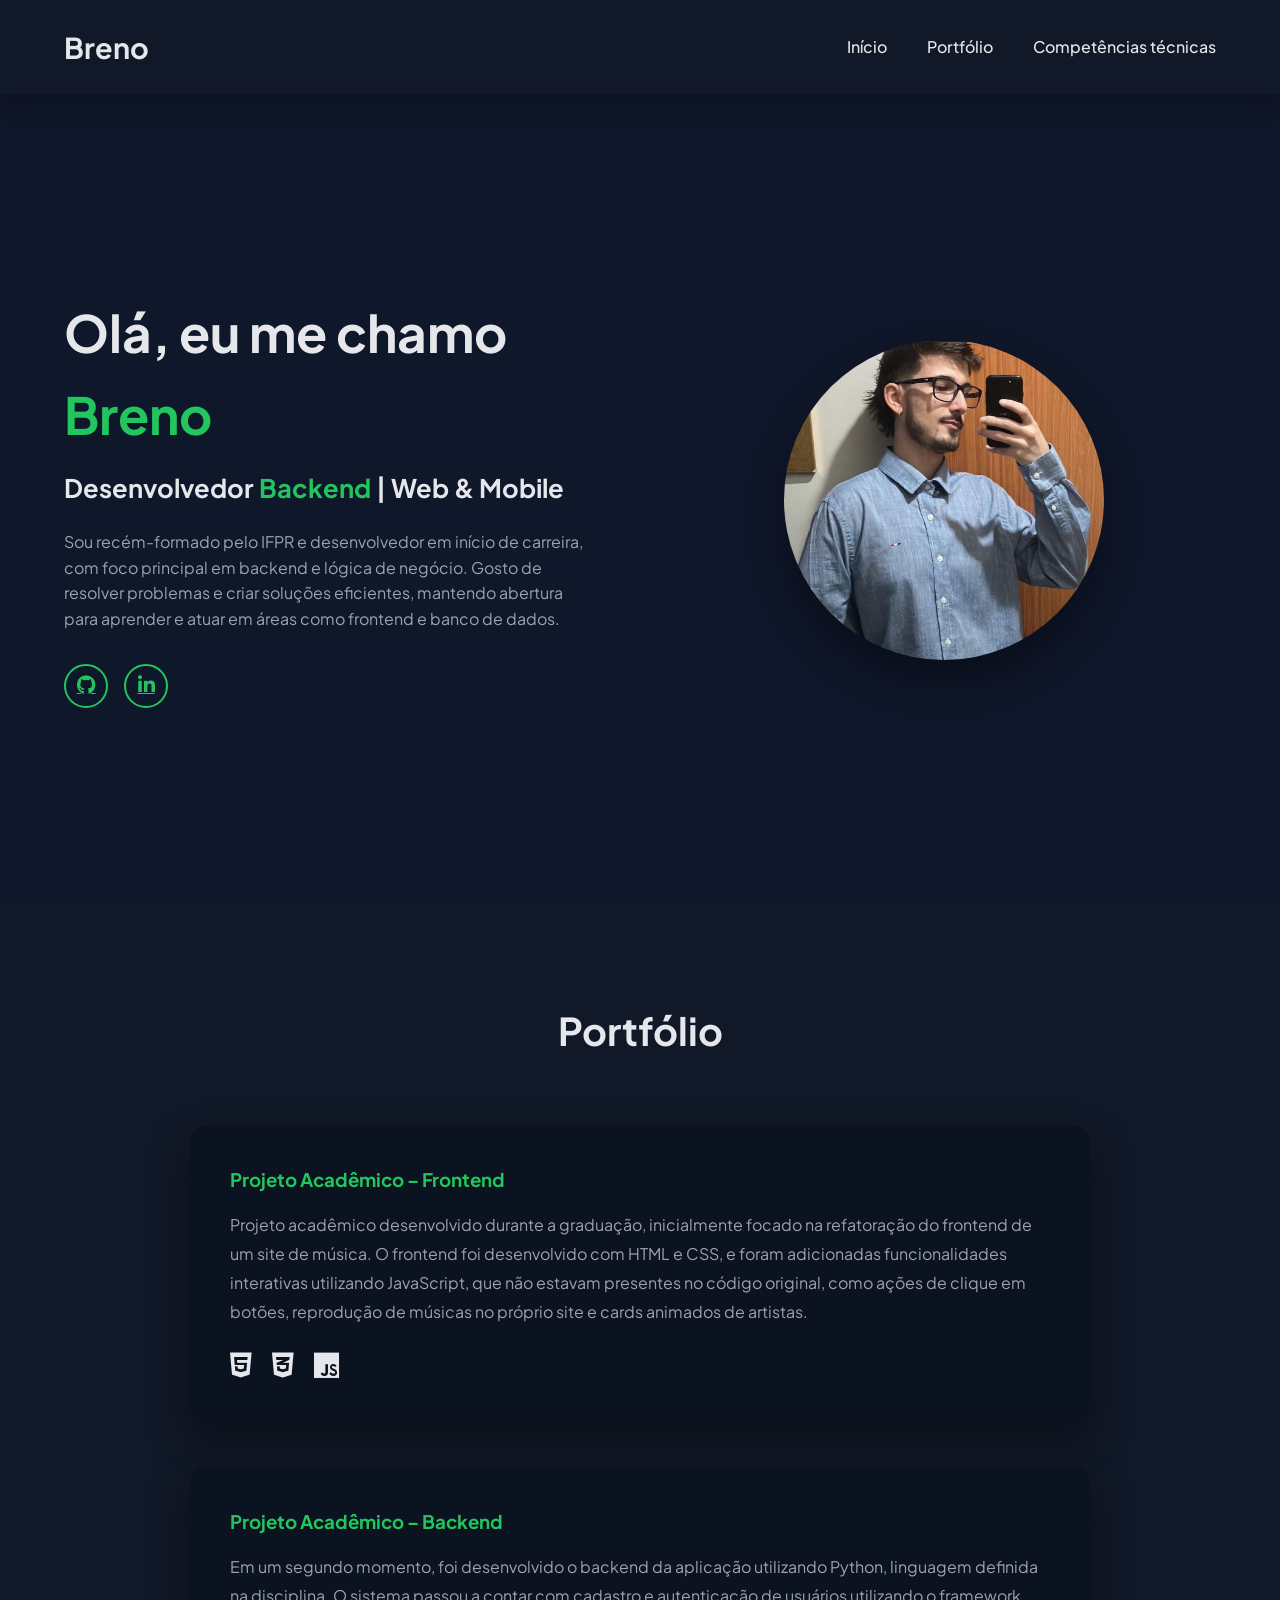
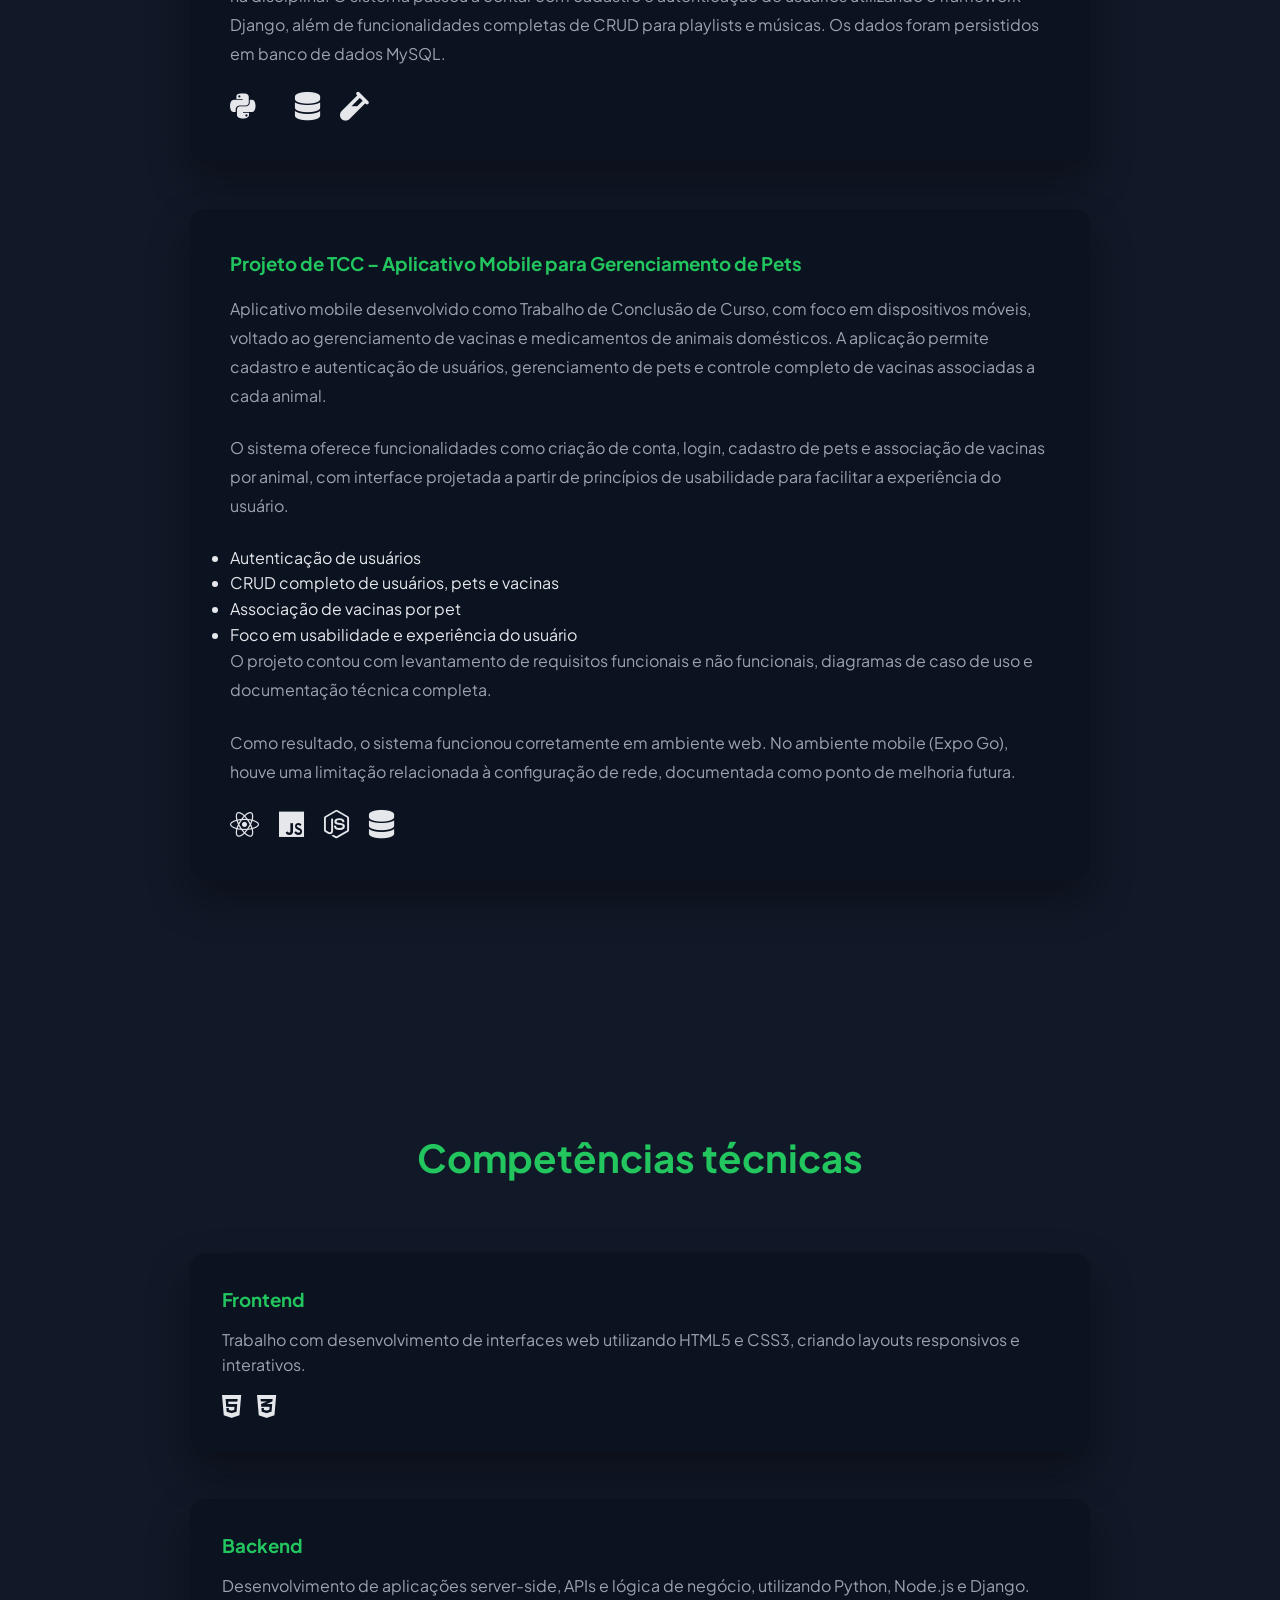
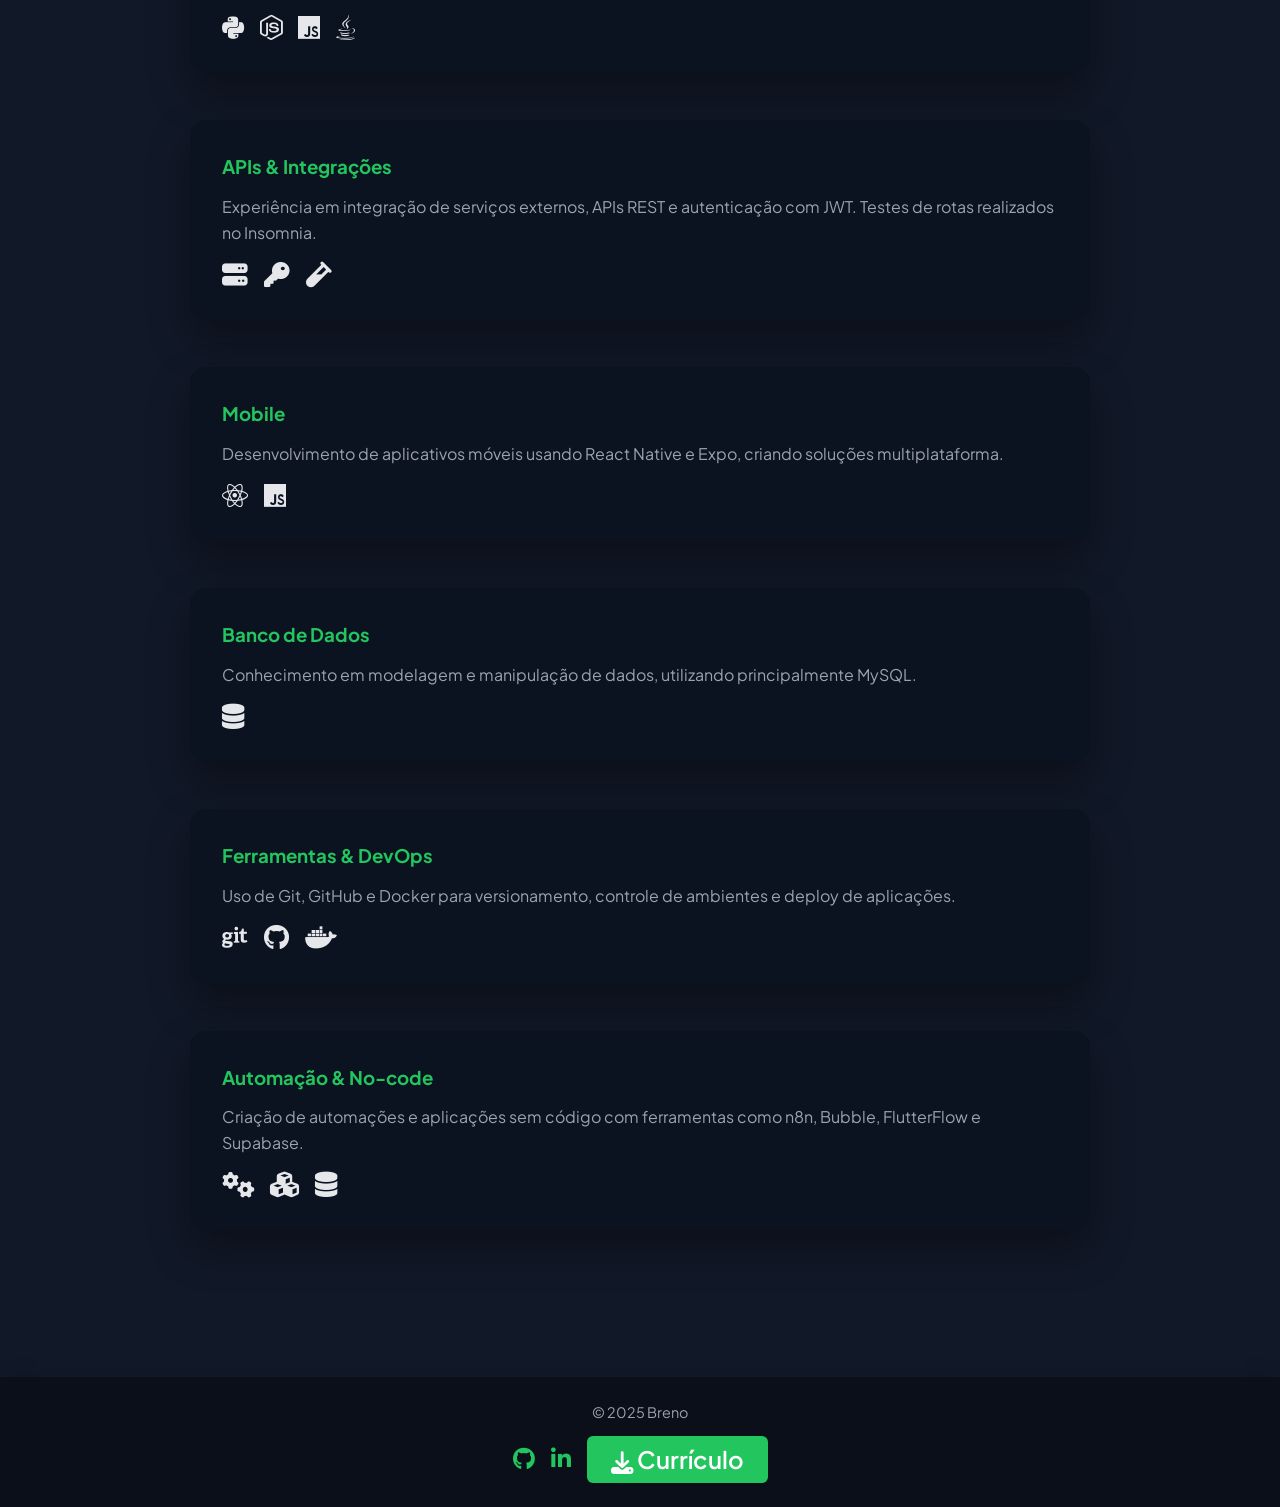
<file: index.html>
<!DOCTYPE html>
<html lang="pt-BR">

<head>
  <meta charset="UTF-8" />
  <meta name="viewport" content="width=device-width, initial-scale=1.0" />
  <title>Breno | Portfólio</title>

  <!-- Fonte: Plus Jakarta Sans -->
  <link href="https://fonts.googleapis.com/css2?family=Plus+Jakarta+Sans:wght@300;400;500;600;700&display=swap"
    rel="stylesheet">

  <!-- Ícones (Font Awesome) -->
  <link rel="stylesheet" href="https://cdnjs.cloudflare.com/ajax/libs/font-awesome/6.5.0/css/all.min.css"
    crossorigin="anonymous" referrerpolicy="no-referrer" />

  <!-- CSS -->
  <link rel="stylesheet" href="style.css" />
</head>

<body>

  <!-- HEADER / NAVBAR -->
  <header>
    <div class="container navbar">
      <div class="logo">Breno</div>

      <!-- Botão menu hamburguer -->
      <button class="menu-toggle" aria-label="Abrir menu">
        <i class="fas fa-bars"></i>
      </button>

      <nav>
        <ul class="nav-links">
          <li><a href="#inicio">Início</a></li>
          <li><a href="#portfolio">Portfólio</a></li>
          <li><a href="#skills">Competências técnicas</a></li>
        </ul>
      </nav>
    </div>
  </header>

  <!-- HERO -->
  <section class="hero" id="inicio">
    <div class="container hero-content">

      <!-- TEXTO -->
      <div class="hero-text">
        <h1>Olá, eu me chamo <span>Breno</span></h1>

        <h2>
          Desenvolvedor <span>Backend</span> | Web & Mobile
        </h2>

        <p>
          Sou recém-formado pelo IFPR e desenvolvedor em início de carreira, com foco
          principal em backend e lógica de negócio. Gosto de resolver problemas e criar
          soluções eficientes, mantendo abertura para aprender e atuar em áreas como
          frontend e banco de dados.
        </p>

        <!-- AÇÕES (SOMENTE ÍCONES) -->
        <div class="hero-actions">
          <div class="social-links">
            <a href="https://github.com/brenofk" target="_blank" rel="noopener noreferrer" aria-label="GitHub"
              title="GitHub">
              <i class="fab fa-github"></i>
            </a>

            <a href="https://www.linkedin.com/feed/" target="_blank" rel="noopener noreferrer" aria-label="LinkedIn"
              title="LinkedIn">
              <i class="fab fa-linkedin-in"></i>
            </a>
          </div>
        </div>
      </div>

      <!-- IMAGEM -->
      <div class="hero-image">
        <img src="img/breno.jpg" alt="Foto de Breno" />
      </div>

    </div>
  </section>

  <!-- PORTFÓLIO -->
  <section id="portfolio">
    <div class="container">

      <h2>Portfólio</h2>

      <!-- PROJETO FRONTEND -->
      <div class="portfolio-item">
        <h3>Projeto Acadêmico – Frontend</h3>

        <p>
          Projeto acadêmico desenvolvido durante a graduação, inicialmente focado
          na refatoração do frontend de um site de música. O frontend foi desenvolvido
          com HTML e CSS, e foram adicionadas funcionalidades interativas utilizando
          JavaScript, que não estavam presentes no código original, como ações de
          clique em botões, reprodução de músicas no próprio site e cards animados
          de artistas.
        </p>

        <div class="tech-icons">
          <i class="fa-brands fa-html5" title="HTML5"></i>
          <i class="fa-brands fa-css3-alt" title="CSS3"></i>
          <i class="fa-brands fa-js" title="JavaScript"></i>
        </div>
      </div>

      <!-- PROJETO BACKEND -->
      <div class="portfolio-item">
        <h3>Projeto Acadêmico – Backend</h3>

        <p>
          Em um segundo momento, foi desenvolvido o backend da aplicação utilizando
          Python, linguagem definida na disciplina. O sistema passou a contar com
          cadastro e autenticação de usuários utilizando o framework Django, além de
          funcionalidades completas de CRUD para playlists e músicas. Os dados foram
          persistidos em banco de dados MySQL.
        </p>

        <div class="tech-icons">
          <i class="fa-brands fa-python" title="Python"></i>
          <i class="fa-brands fa-django" title="Django"></i>
          <i class="fa-solid fa-database" title="MySQL / Workbench"></i>
          <i class="fa-solid fa-vial" title="Insomnia"></i>
        </div>
      </div>

      <!-- PROJETO TCC -->
      <div class="portfolio-item">
        <h3>Projeto de TCC – Aplicativo Mobile para Gerenciamento de Pets</h3>

        <p>
          Aplicativo mobile desenvolvido como Trabalho de Conclusão de Curso, com foco
          em dispositivos móveis, voltado ao gerenciamento de vacinas e medicamentos
          de animais domésticos. A aplicação permite cadastro e autenticação de usuários,
          gerenciamento de pets e controle completo de vacinas associadas a cada animal.
        </p>

        <p>
          O sistema oferece funcionalidades como criação de conta, login, cadastro de
          pets e associação de vacinas por animal, com interface projetada a partir de
          princípios de usabilidade para facilitar a experiência do usuário.
        </p>

        <ul class="portfolio-list">
          <li>Autenticação de usuários</li>
          <li>CRUD completo de usuários, pets e vacinas</li>
          <li>Associação de vacinas por pet</li>
          <li>Foco em usabilidade e experiência do usuário</li>
        </ul>

        <p>
          O projeto contou com levantamento de requisitos funcionais e não funcionais,
          diagramas de caso de uso e documentação técnica completa.
        </p>

        <p>
          Como resultado, o sistema funcionou corretamente em ambiente web. No ambiente
          mobile (Expo Go), houve uma limitação relacionada à configuração de rede,
          documentada como ponto de melhoria futura.
        </p>

        <div class="tech-icons">
          <i class="fa-brands fa-react" title="React Native / Expo"></i>
          <i class="fa-brands fa-js" title="TypeScript"></i>
          <i class="fa-brands fa-node-js" title="Expo"></i>
          <i class="fa-solid fa-database" title="MySQL / Prisma"></i>
        </div>
      </div>

    </div>
  </section>

  <!-- HARD SKILLS -->
  <section id="skills">
    <div class="container">
      <h2>Competências técnicas</h2>

      <!-- Frontend -->
      <div class="skills-item">
        <h3>Frontend</h3>
        <p>Trabalho com desenvolvimento de interfaces web utilizando HTML5 e CSS3, criando layouts responsivos e
          interativos.</p>
        <div class="tech-icons">
          <i class="fa-brands fa-html5" title="HTML5"></i>
          <i class="fa-brands fa-css3-alt" title="CSS3"></i>
        </div>
      </div>

      <!-- Backend -->
      <div class="skills-item">
        <h3>Backend</h3>
        <p>Desenvolvimento de aplicações server-side, APIs e lógica de negócio, utilizando Python, Node.js e Django.</p>
        <div class="tech-icons">
          <i class="fa-brands fa-python" title="Python"></i>
          <i class="fa-brands fa-node-js" title="Node.js"></i>
          <i class="fa-brands fa-js" title="JavaScript / TypeScript"></i>
          <i class="fa-brands fa-java" title="Java"></i>
          <i class="fa-brands fa-django" title="Django"></i>
        </div>
      </div>

      <!-- APIs & Integrações -->
      <div class="skills-item">
        <h3>APIs & Integrações</h3>
        <p>Experiência em integração de serviços externos, APIs REST e autenticação com JWT. Testes de rotas realizados
          no Insomnia.</p>
        <div class="tech-icons">
          <i class="fa-solid fa-server" title="APIs / Backend"></i>
          <i class="fa-solid fa-key" title="JWT / Autenticação"></i>
          <i class="fa-solid fa-vial" title="Testes (Insomnia)"></i>
        </div>
      </div>

      <!-- Mobile -->
      <div class="skills-item">
        <h3>Mobile</h3>
        <p>Desenvolvimento de aplicativos móveis usando React Native e Expo, criando soluções multiplataforma.</p>
        <div class="tech-icons">
          <i class="fa-brands fa-react" title="React Native"></i>
          <i class="fa-brands fa-js" title="Expo / JavaScript"></i>
        </div>
      </div>

      <!-- Banco de Dados -->
      <div class="skills-item">
        <h3>Banco de Dados</h3>
        <p>Conhecimento em modelagem e manipulação de dados, utilizando principalmente MySQL.</p>
        <div class="tech-icons">
          <i class="fa-solid fa-database" title="MySQL"></i>
        </div>
      </div>

      <!-- Ferramentas & DevOps -->
      <div class="skills-item">
        <h3>Ferramentas & DevOps</h3>
        <p>Uso de Git, GitHub e Docker para versionamento, controle de ambientes e deploy de aplicações.</p>
        <div class="tech-icons">
          <i class="fa-brands fa-git" title="Git"></i>
          <i class="fa-brands fa-github" title="GitHub"></i>
          <i class="fa-brands fa-docker" title="Docker"></i>
        </div>
      </div>

      <!-- Automação & No-code -->
      <div class="skills-item">
        <h3>Automação & No-code</h3>
        <p>Criação de automações e aplicações sem código com ferramentas como n8n, Bubble, FlutterFlow e Supabase.</p>
        <div class="tech-icons">
          <i class="fa-solid fa-gears" title="Automação / n8n"></i>
          <i class="fa-solid fa-cubes" title="Bubble / FlutterFlow"></i>
          <i class="fa-solid fa-database" title="Supabase"></i>
        </div>
      </div>

    </div>
  </section>

  <!-- FOOTER -->
  <footer>
    <div class="container footer-content">
      <p>© 2025 Breno</p>
      <div class="footer-links">
        <a href="https://github.com/brenofk" target="_blank" rel="noopener noreferrer" aria-label="GitHub"
          title="GitHub">
          <i class="fab fa-github"></i>
        </a>

        <a href="https://www.linkedin.com/feed/" target="_blank" rel="noopener noreferrer" aria-label="LinkedIn"
          title="LinkedIn">
          <i class="fab fa-linkedin-in"></i>
        </a>

        <a href="assets/curriculo.pdf" download class="download-btn" aria-label="Baixar currículo" title="Baixar CV">
          <i class="fas fa-download"></i> Currículo
        </a>
      </div>
    </div>
  </footer>

  <!-- JS MENU HAMBURGUER -->
  <script>
    const toggle = document.querySelector('.menu-toggle');
    const navLinks = document.querySelector('.nav-links');

    toggle.addEventListener('click', () => {
      navLinks.classList.toggle('show');
    });
  </script>

</body>

</html>
</file>
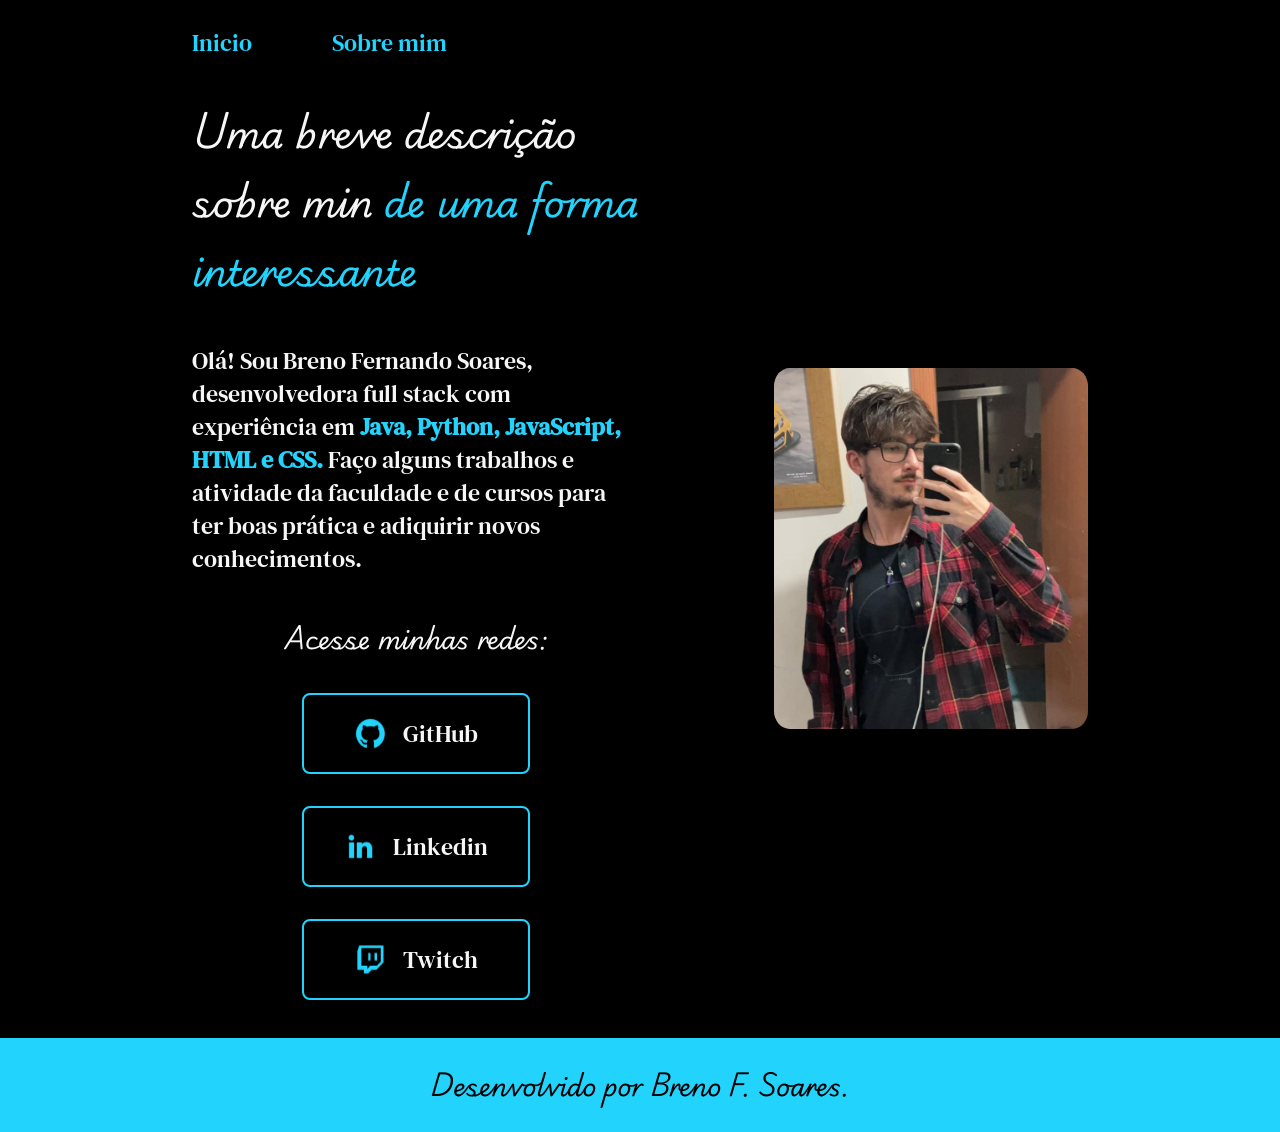
<file: Portifolio/index.html>
<!DOCTYPE html>
<html lang="pt-br">

<head>
    <meta charset="UTF-8">
    <meta http-equiv="X-UA-Compatible" content="IE=edge">
    <meta name="viewport" content="width=device-width, initial-scale=1.0">
    <title>Portifolio</title>
    <link rel="stylesheet" href="./styles/style.css">
</head>

<body>
    <header class="cabecalho">
        <nav class="cabecalho__menu">
            <a class="cabecalho__menu__link" href="index.html"> Inicio </a>
            <a class="cabecalho__menu__link" href="about.html"> Sobre mim </a>
        </nav>
    </header>

    <main class="apresentacao">
        <section class="apresentacao__conteudo">
            <h1 class="apresentacao__conteudo__titulo"> Uma breve descrição sobre min <strong
                    class="titulo-destaque"> de uma forma interessante </strong> </h1>
            <p class="apresentacao__conteudo__texto">
                Olá! Sou Breno Fernando Soares, desenvolvedora
                full stack com experiência em <strong>Java, Python, JavaScript, HTML e CSS. </strong>
                Faço alguns trabalhos e atividade da faculdade e de cursos para ter boas prática e adiquirir novos conhecimentos.</p>

            <div class="apresentacao__links">
                <h2 class="apresentacao__links__subtitulo"> Acesse minhas redes: </h2>

                <a class="apresentacao__links__link" href="https://github.com/brenofk"> <img src="imgs/github.png"
                        alt=""> GitHub </a>
                <a class="apresentacao__links__link" href="https://www.linkedin.com/in/breno-fernando-soares/"> <img
                        src="imgs/linkedin.png" alt=""> Linkedin </a>
                <a class="apresentacao__links__link" href="https://www.twitch.tv/lfk_l"> <img src="imgs/twitch.png"
                        alt=""> Twitch </a>

            </div>
        </section>

        <img class="apresentacao__imagem" src="imgs/foto-breno.png" alt="Foto da Joana Santos programando">
    </main>
    <footer class="rodape"> Desenvolvido por Breno F. Soares.</footer>
</body>

</html>
</file>
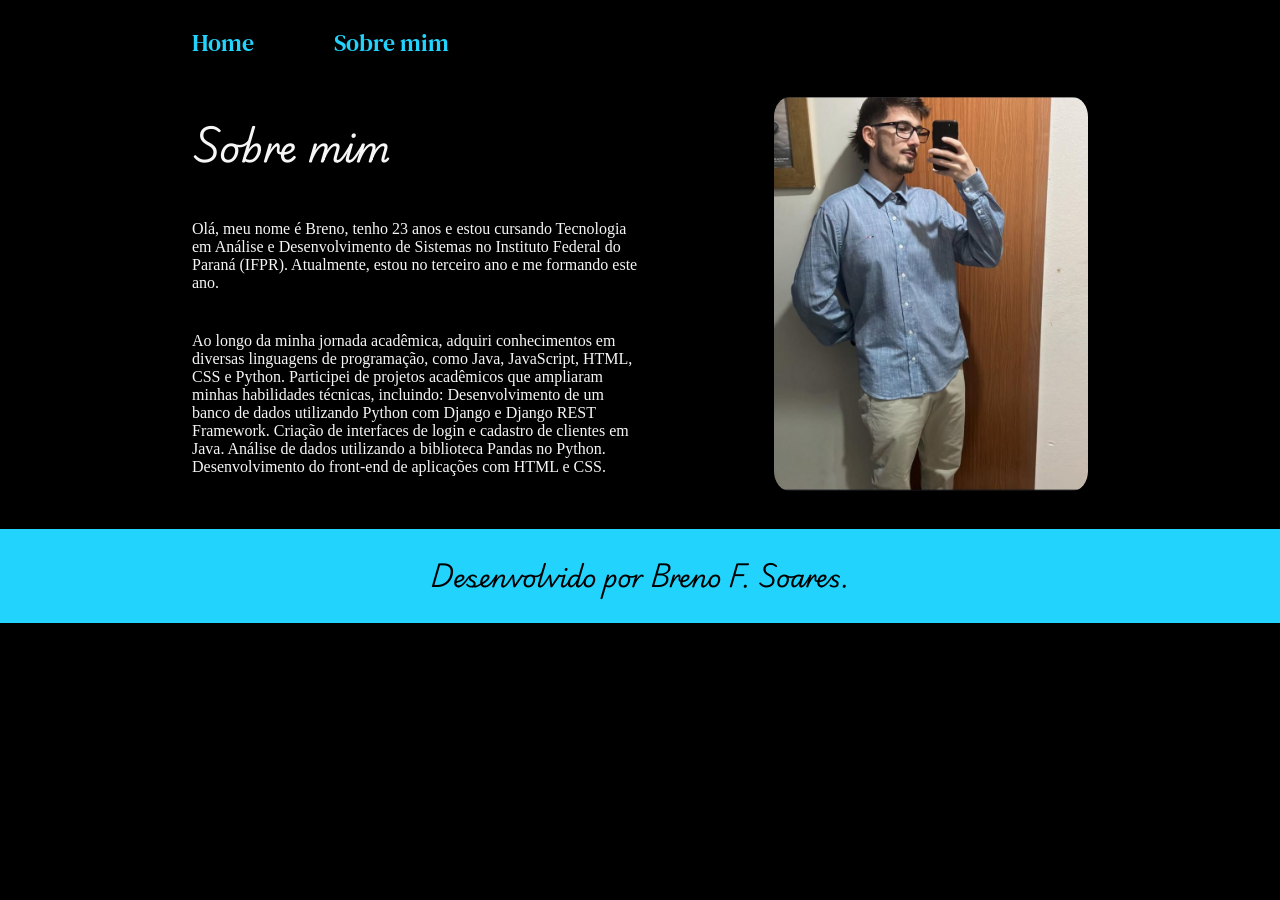
<file: Portifolio/about.html>
<!DOCTYPE html>
<html lang="pt-br">

<head>
    <meta charset="UTF-8">
    <meta name="viewport" content="width=device-width, initial-scale=1.0">
    <title>Sobre mim</title>
    <link rel="stylesheet" href="./styles/style.css">
</head>

<body>
    <header class="cabecalho">
        <nav class="cabecalho__menu">
            <a class="cabecalho__menu__link" href="index.html">Home</a>
            <a class="cabecalho__menu__link" href="about.html"> Sobre mim</a>
        </nav>
    </header>

    <main class="apresentacao">
        <section class="apresentacao__conteudo">
            <h1 class="apresentacao__conteudo__titulo"> Sobre mim </h1>

            <p>Olá, meu nome é Breno, tenho 23 anos e estou cursando Tecnologia em Análise e Desenvolvimento de Sistemas no Instituto Federal do Paraná (IFPR). Atualmente, estou no terceiro ano e me formando este ano.</p>
            <p>Ao longo da minha jornada acadêmica, adquiri conhecimentos em diversas linguagens de programação, como Java, JavaScript, HTML, CSS e Python. Participei de projetos acadêmicos que ampliaram minhas habilidades técnicas, incluindo:

                Desenvolvimento de um banco de dados utilizando Python com Django e Django REST Framework.
                Criação de interfaces de login e cadastro de clientes em Java.
                Análise de dados utilizando a biblioteca Pandas no Python.
                Desenvolvimento do front-end de aplicações com HTML e CSS.</p>

        </section>
        <img class="apresentacao__imagem" src="imgs/breno-.png" alt="Foto do Breno">
    </main>

    <footer class="rodape"> Desenvolvido por Breno F. Soares.</footer>
</body>

</html>
</file>
<file: style.css>
/* =========================
   RESET
========================= */
* {
  margin: 0;
  padding: 0;
  box-sizing: border-box;
}

/* =========================
   VARIÁVEIS
========================= */
:root {
  --bg-dark: #0f172a;
  --bg-dark-secondary: #111827;
  --bg-footer: #0b0f1a;
  --text-primary: #e5e7eb;
  --text-secondary: #9ca3af;
  --green-primary: #22c55e;
  --green-hover: #16a34a;
}

/* =========================
   BODY
========================= */
body {
  font-family: 'Plus Jakarta Sans', sans-serif;
  background-color: var(--bg-dark);
  color: var(--text-primary);
  line-height: 1.6;
  padding-top: 100px;
}

/* =========================
   CONTAINER
========================= */
.container {
  max-width: 1200px;
  margin: 0 auto;
  padding: 0 24px;
}

/* =========================
   HEADER / NAVBAR FIXO
========================= */
header {
  position: fixed;
  top: 0;
  left: 0;
  width: 100%;
  z-index: 1000;
  padding: 24px 0;
  background-color: var(--bg-dark-secondary);
  box-shadow: 0 8px 24px rgba(0, 0, 0, 0.25);
  transition: top 0.3s ease;
}

.navbar {
  display: flex;
  justify-content: space-between;
  align-items: center;
}

.logo {
  font-size: 1.8rem;
  font-weight: 700;
}

.nav-links {
  list-style: none;
  display: flex;
  gap: 40px;
}

.nav-links a {
  text-decoration: none;
  color: var(--text-primary);
  font-weight: 500;
  position: relative;
  transition: color 0.3s ease;
}

.nav-links a::after {
  content: '';
  position: absolute;
  left: 0;
  bottom: -6px;
  width: 0;
  height: 2px;
  background-color: var(--green-primary);
  transition: width 0.3s ease;
}

.nav-links a:hover {
  color: var(--green-primary);
}

.nav-links a:hover::after {
  width: 100%;
}

/* MENU HAMBURGUER */
.menu-toggle {
  display: none;
  background: none;
  border: none;
  color: var(--text-primary);
  font-size: 1.8rem;
  cursor: pointer;
}

/* =========================
   HERO
========================= */
.hero {
  min-height: calc(100vh - 100px);
  display: flex;
  align-items: center;
}

.hero-content {
  display: grid;
  grid-template-columns: 1fr 1fr;
  gap: 64px;
  align-items: center;
}

.hero-text h1 {
  font-size: 3.2rem;
}

.hero-text h1 span {
  color: var(--green-primary);
}

.hero-text h2 {
  margin-top: 12px;
  font-size: 1.6rem;
}

.hero-text h2 span {
  color: var(--green-primary);
}

.hero-text p {
  margin-top: 20px;
  color: var(--text-secondary);
  max-width: 520px;
}

/* AÇÕES */
.hero-actions {
  margin-top: 32px;
}

/* SOCIAL LINKS */
.social-links {
  display: flex;
  gap: 16px;
}

.social-links a {
  width: 44px;
  height: 44px;
  border: 2px solid var(--green-primary);
  border-radius: 50%;
  display: flex;
  align-items: center;
  justify-content: center;
  color: var(--green-primary);
  font-size: 1.2rem;
  transition: background 0.3s ease, color 0.3s ease, transform 0.2s ease;
}

.social-links a:hover {
  background-color: var(--green-primary);
  color: #052e16;
  transform: translateY(-2px);
}

/* IMAGEM */
.hero-image {
  width: 320px;
  height: 320px;
  margin: 0 auto;
}

.hero-image img {
  width: 100%;
  height: 100%;
  object-fit: cover;
  border-radius: 50%;
  box-shadow: 0 20px 40px rgba(0,0,0,0.4);
}

/* =========================
   PORTFÓLIO
========================= */
#portfolio {
  padding: 100px 0;
  background-color: var(--bg-dark-secondary);
}

#portfolio h2 {
  text-align: center;
  font-size: 2.4rem;
  margin-bottom: 64px;
}

.portfolio-item {
  background-color: #0b1220;
  border-radius: 16px;
  padding: 40px;
  max-width: 900px;
  margin: 0 auto 48px;
  box-shadow: 0 20px 40px rgba(0,0,0,0.35);
}

.portfolio-item h3 {
  color: var(--green-primary);
  margin-bottom: 16px;
}

.portfolio-item p {
  text-align: left;
  color: var(--text-secondary);
  line-height: 1.8;
  margin-bottom: 24px;
}

/* ÍCONES DE TECNOLOGIA */
.tech-icons {
  display: flex;
  gap: 20px;
  font-size: 1.8rem;
}

.tech-icons i {
  transition: transform 0.3s ease, color 0.3s ease;
}

.tech-icons i:hover {
  color: var(--green-primary);
  transform: translateY(-4px);
}

/* =========================
   HARD SKILLS (competências)
========================= */
#skills {
  padding: 100px 0;
  background-color: var(--bg-dark-secondary);
}

#skills h2 {
  text-align: center;
  font-size: 2.4rem;
  margin-bottom: 64px;
  color: var(--green-primary);
}

.skills-item {
  background-color: #0b1220;
  border-radius: 16px;
  padding: 32px;
  margin-bottom: 48px;
  max-width: 900px;
  margin-left: auto;
  margin-right: auto;
  box-shadow: 0 20px 40px rgba(0,0,0,0.35);
}

.skills-item h3 {
  color: var(--green-primary);
  margin-bottom: 12px;
}

.skills-item p {
  color: var(--text-secondary);
  line-height: 1.6;
  margin-bottom: 16px;
}

.skills-item .tech-icons {
  display: flex;
  gap: 16px;
  font-size: 1.6rem;
}

.skills-item .tech-icons i {
  transition: transform 0.3s ease, color 0.3s ease;
}

.skills-item .tech-icons i:hover {
  color: var(--green-primary);
  transform: translateY(-4px);
}

/* =========================
   FOOTER
========================= */
footer {
  background-color: var(--bg-footer);
  padding: 24px 0;
  text-align: center;
  box-shadow: 0 8px 24px rgba(0, 0, 0, 0.25);
}

footer p {
  color: var(--text-secondary);
  margin-bottom: 12px;
  font-size: 0.9rem;
}

footer .footer-links {
  display: flex;
  justify-content: center;
  gap: 16px;
  flex-wrap: wrap;
}

footer .footer-links a {
  color: var(--green-primary);
  font-size: 1.5rem;
  text-decoration: none;
  transition: color 0.3s ease;
}

footer .footer-links a:hover {
  color: var(--green-hover);
}

footer .footer-links a i {
  font-size: 1.4rem;
  vertical-align: middle;
}

.download-btn {
  display: inline-block;
  padding: 4px 24px;
  background-color: var(--green-primary);
  color: #ffffff !important;
  font-family: 'Plus Jakarta Sans', sans-serif;
  font-weight: 600;
  font-size: 1rem;
  border-radius: 6px;
  text-decoration: none;
  transition: background-color 0.3s ease, color 0.3s ease;
}

.download-btn:hover {
  background-color: var(--green-hover);
  color: #e5e7eb !important;
}

/* =========================
   RESPONSIVO
========================= */

/* MENU HAMBURGUER */
@media (max-width: 900px) {
  .menu-toggle {
    display: block;
  }

  .nav-links {
    display: none;
    flex-direction: column;
    gap: 24px;
    position: absolute;
    top: 100%;
    right: 0;
    background-color: var(--bg-dark-secondary);
    width: 100%;
    padding: 16px 16px; /* <- ESPAÇO LATERAL ADICIONADO */
    z-index: 999;
  }

  .nav-links.show {
    display: flex;
  }

  .hero-content {
    grid-template-columns: 1fr;
    text-align: center;
  }

  .hero-text p {
    margin: 0 auto;
  }

  .hero-image {
    margin-top: 48px;
    width: 260px;
    height: 260px;
  }

  .portfolio-item p,
  .skills-item p {
    text-align: center;
  }

  .tech-icons {
    justify-content: center;
  }

  .skills-category ul {
    justify-content: center;
  }
}

/* RESPONSIVO GERAL PEQUENO */
@media (max-width: 600px) {
  footer .footer-links {
    flex-direction: column;
    gap: 12px;
  }
}
</file>
<file: Portifolio/styles/style.css>
@import url('https://fonts.googleapis.com/css2?family=Playwrite+AU+SA:wght@100..400&display=swap');
@import url('https://fonts.googleapis.com/css2?family=DM+Serif+Text:ital@0;1&family=Playwrite+AU+SA:wght@100..400&display=swap');

:root {
    --cor-primaria: #000000;
    --cor-secundaria: #F6F6F6;
    --cor-tercearia: #22d4fd;
    --cor-hover: #272727;

    --font-primaria: "Playwrite AU SA", serif;
    --font-secundaria: "DM Serif Text", serif;
}

* {
    margin: 0;
    padding: 0;
}

body {
    box-sizing: border-box;
    background-color: var(--cor-primaria);
    color: var(--cor-secundaria);
}

.titulo-destaque {
    color: var(--cor-tercearia);
}

.cabecalho {
    padding: 2% 0% 0% 15%;
}

.cabecalho__menu {
    display: flex;
    gap: 80px;
}

.cabecalho__menu__link {
    font-family: var(--font-secundaria);
    font-size: 1.5rem;
    font-weight: 600px;
    color: var(--cor-tercearia);
    text-decoration: none;
}

.apresentacao {
    padding: 3% 15%;
    display: flex;
    align-items: center;
    justify-content: space-between;
    gap: 82px;
}

.apresentacao__conteudo {
    width: 50%;
    display: flex;
    flex-direction: column;
    gap: 40px;
}

.apresentacao__conteudo__titulo {
    font-size: 2.25rem;
    font-family: var(--font-primaria);
}

.apresentacao__conteudo__texto {
    font-size: 1.5rem;
    font-family: var(--font-secundaria);
}

.apresentacao__links {
    display: flex;
    flex-direction: column;
    align-items: center;
    justify-content: space-between;
    gap: 32px;
}

.apresentacao__links__subtitulo {
    font-family: var(--font-primaria);
    font-weight: 400px;
    font-size: 1.5rem;
}

.apresentacao__links__link {
    display: flex;
    justify-content: center;
    gap: 16px;
    width: 50%;
    text-align: center;
    border-radius: 8px;
    border: 2px solid var(--cor-tercearia);
    font-size: 1.5rem;
    padding: 22px 0;
    text-decoration: none;
    color: var(--cor-secundaria);
    font-family: var(--font-secundaria);
}

.apresentacao__links__link:hover {
    background-color: var(--cor-hover);
}

.apresentacao__imagem {
    width: 35%;
    border-radius: 5%;
}

.rodape {
    font-family: var(--font-primaria);
    color: var(--cor-primaria);
    background-color: var(--cor-tercearia);
    padding: 24px;
    text-align: center;
    font-size: 1.5rem;
    font-weight: 400;
}

@media (max-width: 1200px) {

    .cabecalho {
        padding: 10%;
    }

    .cabecalho__menu {
        justify-content: center;
    }

    .apresentacao {
        flex-direction: column-reverse;
        padding: 5%;
    }

    .apresentacao__conteudo {
        width: auto;
    }
}

strong {
    color: var(--cor-tercearia);
}
</file>
